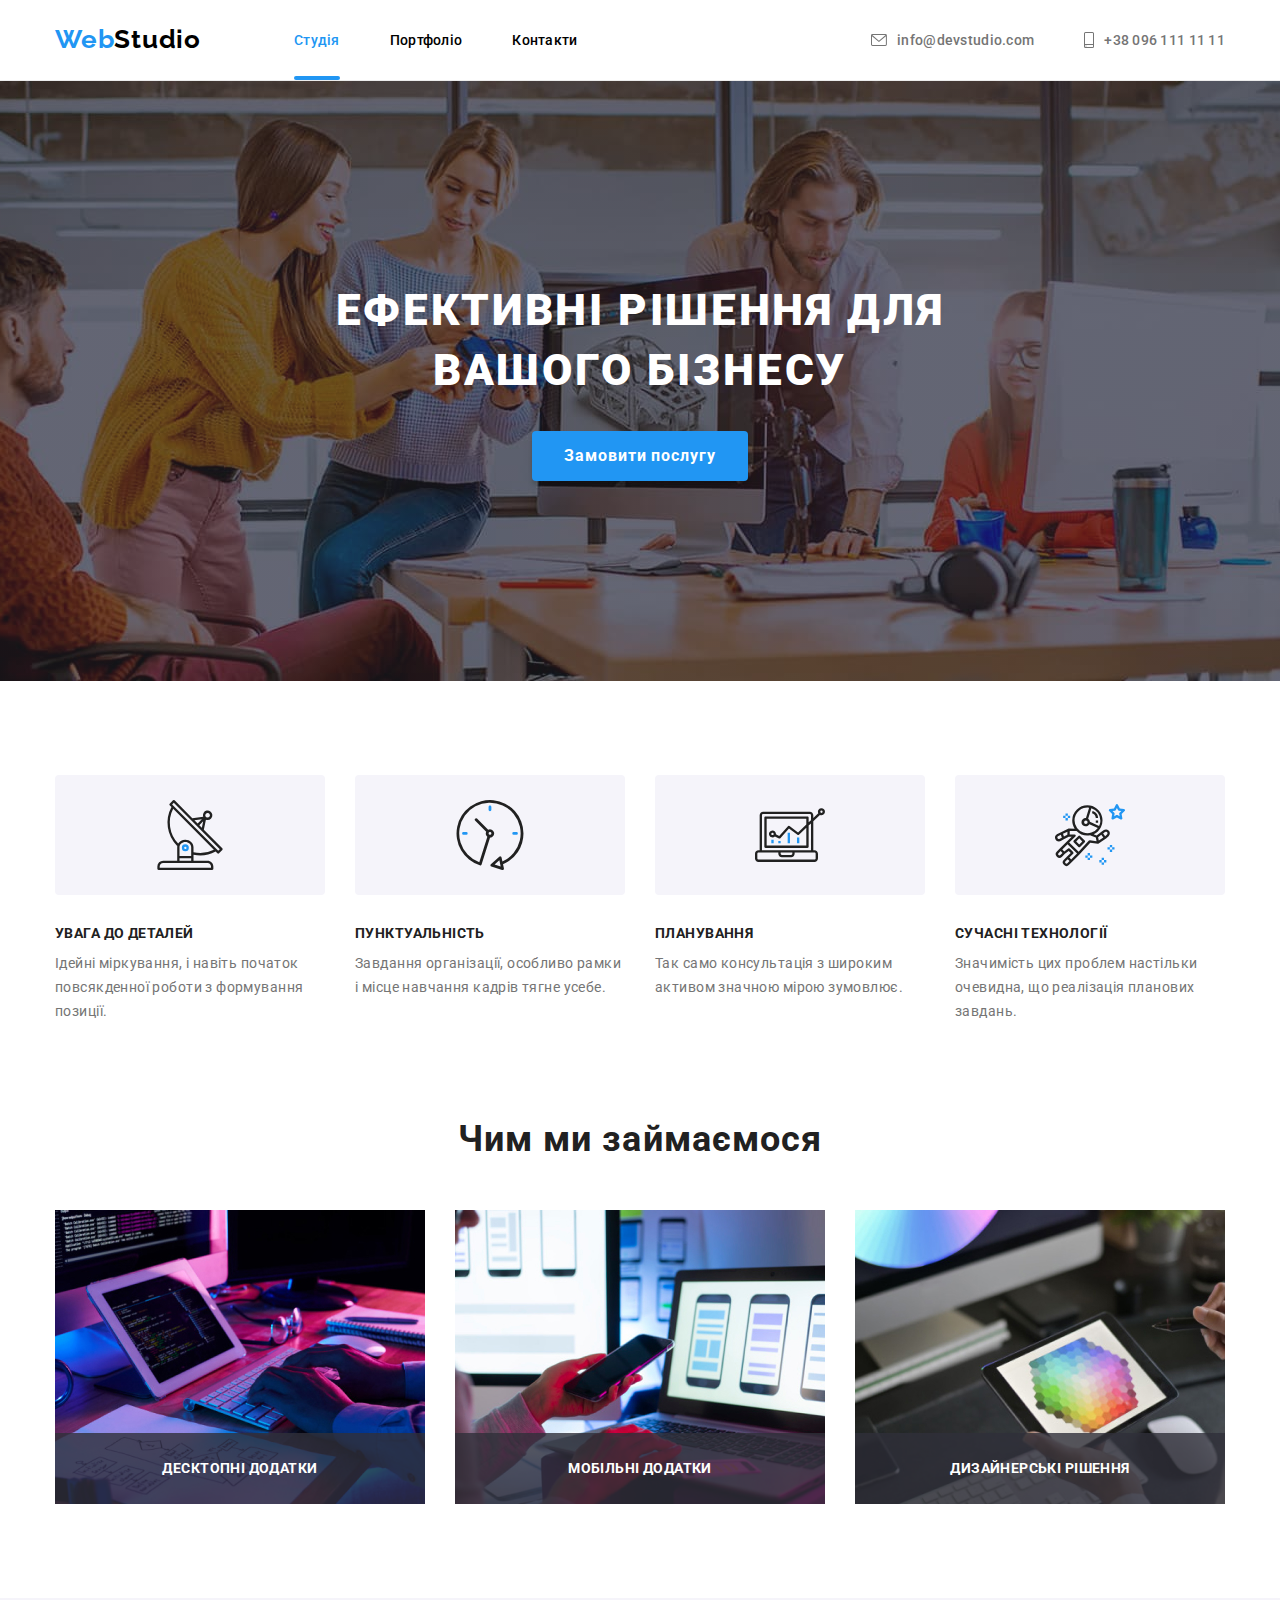
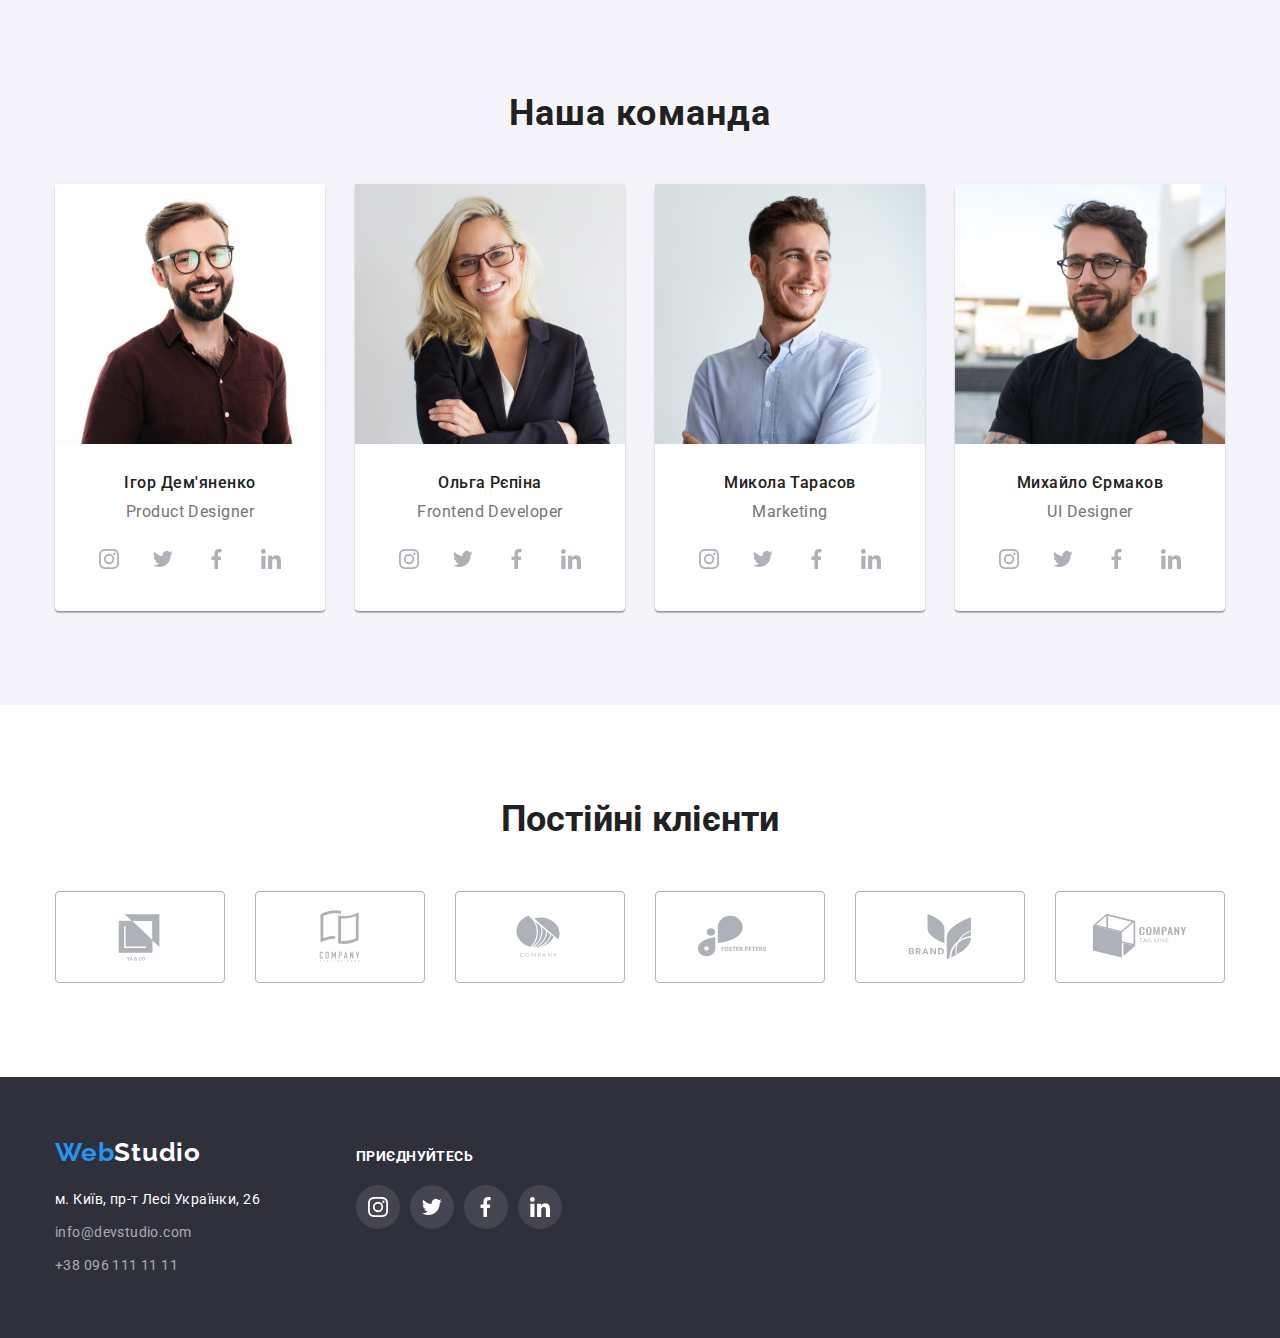
<file: index.html>
<!DOCTYPE html>
<html lang="uk">
  <head>
    <meta charset="UTF-8" />
    <meta http-equiv="X-UA-Compatible" content="IE=edge" />
    <meta name="viewport" content="width=device-width, initial-scale=1.0" />
    <link rel="preconnect" href="https://fonts.googleapis.com" />
    <link rel="preconnect" href="https://fonts.gstatic.com" crossorigin />
    <link
      href="https://fonts.googleapis.com/css2?family=Raleway:wght@700&family=Roboto:wght@400;500;700;900&display=swap"
      rel="stylesheet"
    />
    <title>Web Studio</title>

    <link
      rel="stylesheet"
      href="./modern-normalize-main/modern-normalize.css"
    />

    <link rel="stylesheet" href="./css/styles.css" />
  </head>

  <body>
    <!-- top line-->
    <header class="header">
      <div class="container posstion">
        <a class="logo" href="./index.html"
          ><span class="logo-part1">Web</span
          ><span class="logo-part2">Studio</span>
        </a>

        <nav class="nav-item">
          <ul class="nav-menu">
            <li class="nav-style">
              <a class="nav-text current" href="./index.html">Студія</a>
            </li>

            <li class="nav-style">
              <a class="nav-text" href="./portfolio.html">Портфоліо</a>
            </li>

            <li class="nav-style">
              <a class="nav-text" href="./contacts">Контакти</a>
            </li>
          </ul>
        </nav>

        <!-- contacts -->
        <ul class="contacts-item">
          <li class="contacts-list">
            <a class="contacts-mail" href="mailto:info@devstudio.com">
              <svg class="icon">
                <use href="./images/icons.svg#icon-envelope"></use>
              </svg>
              info@devstudio.com
            </a>
          </li>

          <li class="contacts-list">
            <a class="contacts-fone" href="tel:+380961111111">
              <svg class="icon-f">
                <use href="./images/icons.svg#icon-smartphone"></use>
              </svg>
              +38 096 111 11 11</a
            >
          </li>
        </ul>
      </div>
    </header>

    <!-- Main content-->
    <main>
      <!-- Hed -->
      <section class="hero section">
        <div class="container posstion-hero">
          <h1 class="header-h1">Ефективні рішення для вашого бізнесу</h1>

          <button class="btn" type="button" data-modal-open>
            Замовити послугу
          </button>
        </div>
      </section>

      <!-- Features -->
      <section class="features section">
        <div class="container">
          <h2 class="text-features">Особливості</h2>

          <ul class="features-list">
            <li class="features-item">
              <div class="icon-box-features">
                <svg class="features-icon">
                  <use href="./images/icons.svg#icon-antenna-1"></use>
                </svg>
              </div>

              <h3 class="features-header">УВАГА ДО ДЕТАЛЕЙ</h3>
              <p class="features-disc">
                Ідейні міркування, і навіть початок повсякденної роботи з
                формування позиції.
              </p>
            </li>

            <li class="features-item">
              <div class="icon-box-features">
                <svg class="features-icon">
                  <use href="./images/icons.svg#icon-clock-1"></use>
                </svg>
              </div>

              <h3 class="features-header">ПУНКТУАЛЬНІСТЬ</h3>
              <p class="features-disc">
                Завдання організації, особливо рамки і місце навчання кадрів
                тягне усебе.
              </p>
            </li>

            <li class="features-item">
              <div class="icon-box-features">
                <svg class="features-icon">
                  <use href="./images/icons.svg#icon-diagram-1"></use>
                </svg>
              </div>

              <h3 class="features-header">ПЛАНУВАННЯ</h3>
              <p class="features-disc">
                Так само консультація з широким активом значною мірою зумовлює.
              </p>
            </li>

            <li class="features-item">
              <div class="icon-box-features">
                <svg class="features-icon">
                  <use href="./images/icons.svg#icon-astronaut-1"></use>
                </svg>
              </div>

              <h3 class="features-header">СУЧАСНІ ТЕХНОЛОГІЇ</h3>
              <p class="features-disc">
                Значимість цих проблем настільки очевидна, що реалізація
                планових завдань.
              </p>
            </li>
          </ul>
        </div>
      </section>

      <!-- What do we do?-->
      <section class="what section section">
        <div class="container">
          <h2 class="what-header">Чим ми займаємося</h2>

          <ul class="what-list">
            <li class="img-label">
              <img
                width="370"
                src="images/img.jpg"
                alt="programer-working-his-desk-office"
              />
              <p class="label">Десктопні додатки</p>
            </li>

            <li class="img-label">
              <img
                width="370"
                src="images/img1.jpg"
                alt="web-ui-designers-are-developing-application-smartphones-team-creators-is-working-interface-mobile-phones"
              />
              <p class="label">Мобільні додатки</p>
            </li>

            <li class="img-label">
              <img
                width="370"
                src="images/img2.jpg"
                alt="creative-artist-web-design-with-working-colour-selection-graphic-tablet"
              />
              <label class="label">Дизайнерські рішення</label>
            </li>
          </ul>
        </div>
      </section>

      <!-- our team-->
      <section class="our-teams section">
        <div class="container">
          <h2 class="teams-header">Наша команда</h2>

          <ul class="team-list">
            <li class="list-item">
              <img width="270" src="images/f0img.jpg" alt="man" />
              <div class="team-wrapper">
                <h3 class="person-name">Ігор Дем'яненко</h3>
                <p class="tech">Product Designer</p>

                <div class="social-links">
                  <a class="link-social" href="https://www.instagram.com/">
                    <svg class="social-icon instagram">
                      <use href="./images/icons.svg#icon-instagram-2"></use>
                    </svg>
                  </a>

                  <a class="link-social" href="https://twitter.com">
                    <svg class="social-icon twiter">
                      <use href="./images/icons.svg#icon-twiter"></use>
                    </svg>
                  </a>

                  <a class="link-social" href="https://www.facebook.com">
                    <svg class="social-icon facebook">
                      <use href="./images/icons.svg#icon-facebook"></use>
                    </svg>
                  </a>

                  <a class="link-social" href="https://www.linkedin.com/">
                    <svg class="social-icon linkedin">
                      <use href="./images/icons.svg#icon-linkedin-1"></use>
                    </svg>
                  </a>
                </div>
              </div>
            </li>

            <li class="list-item">
              <img width="270" src="images/f1img.jpg" alt="woman" />
              <div class="team-wrapper">
                <h3 class="person-name">Ольга Рєпіна</h3>
                <p class="tech">Frontend Developer</p>

                <div class="social-links">
                  <a class="link-social" href="https://www.instagram.com/">
                    <svg class="social-icon instagram">
                      <use href="./images/icons.svg#icon-instagram-2"></use>
                    </svg>
                  </a>

                  <a class="link-social" href="https://twitter.com">
                    <svg class="social-icon twiter">
                      <use href="./images/icons.svg#icon-twiter"></use>
                    </svg>
                  </a>

                  <a class="link-social" href="https://www.facebook.com">
                    <svg class="social-icon facebook">
                      <use href="./images/icons.svg#icon-facebook"></use>
                    </svg>
                  </a>

                  <a class="link-social" href="https://www.linkedin.com/">
                    <svg class="social-icon linkedin">
                      <use href="./images/icons.svg#icon-linkedin-1"></use>
                    </svg>
                  </a>
                </div>
              </div>
            </li>

            <li class="list-item">
              <img width="270" src="images/f2img.jpg" alt="man" />
              <div class="team-wrapper">
                <h3 class="person-name">Микола Тарасов</h3>
                <p class="tech">Marketing</p>

                <div class="social-links">
                  <a class="link-social" href="https://www.instagram.com/">
                    <svg class="social-icon instagram">
                      <use href="./images/icons.svg#icon-instagram-2"></use>
                    </svg>
                  </a>

                  <a class="link-social" href="https://twitter.com">
                    <svg class="social-icon twiter">
                      <use href="./images/icons.svg#icon-twiter"></use>
                    </svg>
                  </a>

                  <a class="link-social" href="https://www.facebook.com">
                    <svg class="social-icon facebook">
                      <use href="./images/icons.svg#icon-facebook"></use>
                    </svg>
                  </a>

                  <a class="link-social" href="https://www.linkedin.com/">
                    <svg class="social-icon linkedin">
                      <use href="./images/icons.svg#icon-linkedin-1"></use>
                    </svg>
                  </a>
                </div>
              </div>
            </li>

            <li class="list-item">
              <img width="270" src="images/f3img.jpg" alt="man" />
              <div class="team-wrapper">
                <h3 class="person-name">Михайло Єрмаков</h3>
                <p class="tech">UI Designer</p>

                <div class="social-links">
                  <a class="link-social" href="https://www.instagram.com/">
                    <svg class="social-icon instagram">
                      <use href="./images/icons.svg#icon-instagram-2"></use>
                    </svg>
                  </a>

                  <a class="link-social" href="https://twitter.com">
                    <svg class="social-icon twiter">
                      <use href="./images/icons.svg#icon-twiter"></use>
                    </svg>
                  </a>

                  <a class="link-social" href="https://www.facebook.com">
                    <svg class="social-icon facebook">
                      <use href="./images/icons.svg#icon-facebook"></use>
                    </svg>
                  </a>

                  <a class="link-social" href="https://www.linkedin.com/">
                    <svg class="social-icon linkedin">
                      <use href="./images/icons.svg#icon-linkedin-1"></use>
                    </svg>
                  </a>
                </div>
              </div>
            </li>
          </ul>
        </div>
      </section>

      <section class="кegular-customers section">
        <div class="container">
          <h2 class="customers-header">Постійні клієнти</h2>
          <ul class="customers">
            <li class="client">
              <a class="client-website" href="">
                <svg class="client-icon">
                  <use href="./images/icons.svg#icon-Logo-0"></use>
                </svg>
              </a>
            </li>

            <li class="client">
              <a class="client-website" href="">
                <svg class="client-icon">
                  <use href="./images/icons.svg#icon-Logo-1"></use>
                </svg>
              </a>
            </li>

            <li class="client">
              <a class="client-website" href="">
                <svg class="client-icon">
                  <use href="./images/icons.svg#icon-Logo-2"></use>
                </svg>
              </a>
            </li>

            <li class="client">
              <a class="client-website" href="">
                <svg class="client-icon">
                  <use href="./images/icons.svg#icon-Logo-3"></use>
                </svg>
              </a>
            </li>
            <li class="client">
              <a class="client-website" href="">
                <svg class="client-icon">
                  <use href="./images/icons.svg#icon-Logo-4"></use>
                </svg>
              </a>
            </li>

            <li class="client">
              <a class="client-website" href="">
                <svg class="client-icon">
                  <use href="./images/icons.svg#icon-Logo-5"></use>
                </svg>
              </a>
            </li>
          </ul>
        </div>
      </section>
    </main>

    <footer class="footer">
      <div class="container footer-container">
        <div class="footer-items">
          <a class="logo-infoo" href="./index.html"
            ><span class="logo-f1">Web</span><span class="logo-f2">Studio</span>
          </a>

          <address class="link-addres">
            <a
              class="addres-com"
              href="https://www.google.com.ua/maps/@50.4265841,30.5361971,17z?hl=uk"
            >
              м. Київ, пр-т Лесі Українки, 26
            </a>
            <a class="contacts" href="mailto:info@devstudio.com"
              >info@devstudio.com</a
            >
            <a class="contacts" href="tel:+380961111111">+38 096 111 11 11</a>
          </address>
        </div>

        <div class="footers-social">
          <h2 class="social-header">приєднуйтесь</h2>

          <ul class="social-link">
            <li>
              <a class="link-social" href="https://www.instagram.com">
                <svg class="footer-icon instagram">
                  <use href="./images/icons.svg#icon-instagram-2"></use>
                </svg>
              </a>
            </li>
            <li>
              <a class="link-social" href="https://twitter.com">
                <svg class="footer-icon instagram">
                  <use href="./images/icons.svg#icon-twiter"></use>
                </svg>
              </a>
            </li>
            <li>
              <a class="link-social" href="https://www.facebook.com">
                <svg class="footer-icon instagram">
                  <use href="./images/icons.svg#icon-facebook"></use>
                </svg>
              </a>
            </li>
            <li>
              <a class="link-social" href="https://www.linkedin.com">
                <svg class="footer-icon instagram">
                  <use href="./images/icons.svg#icon-linkedin-1"></use>
                </svg>
              </a>
            </li>
          </ul>
        </div>
      </div>
    </footer>
    

    <div class="backdrop is-hidden" data-modal>
      <div class="modal">
        <button class="modal-button" data-modal-close>
          <svg class="modal-button-icon" width="18px" height="18px">
            <use href="./images/icons.svg#icon-close-black"></use>
          </svg>
        </button>
      </div>
    </div>
    <script src="./js/modal.js"></script>
  </body>
</html>

<!-- end -->
</file>
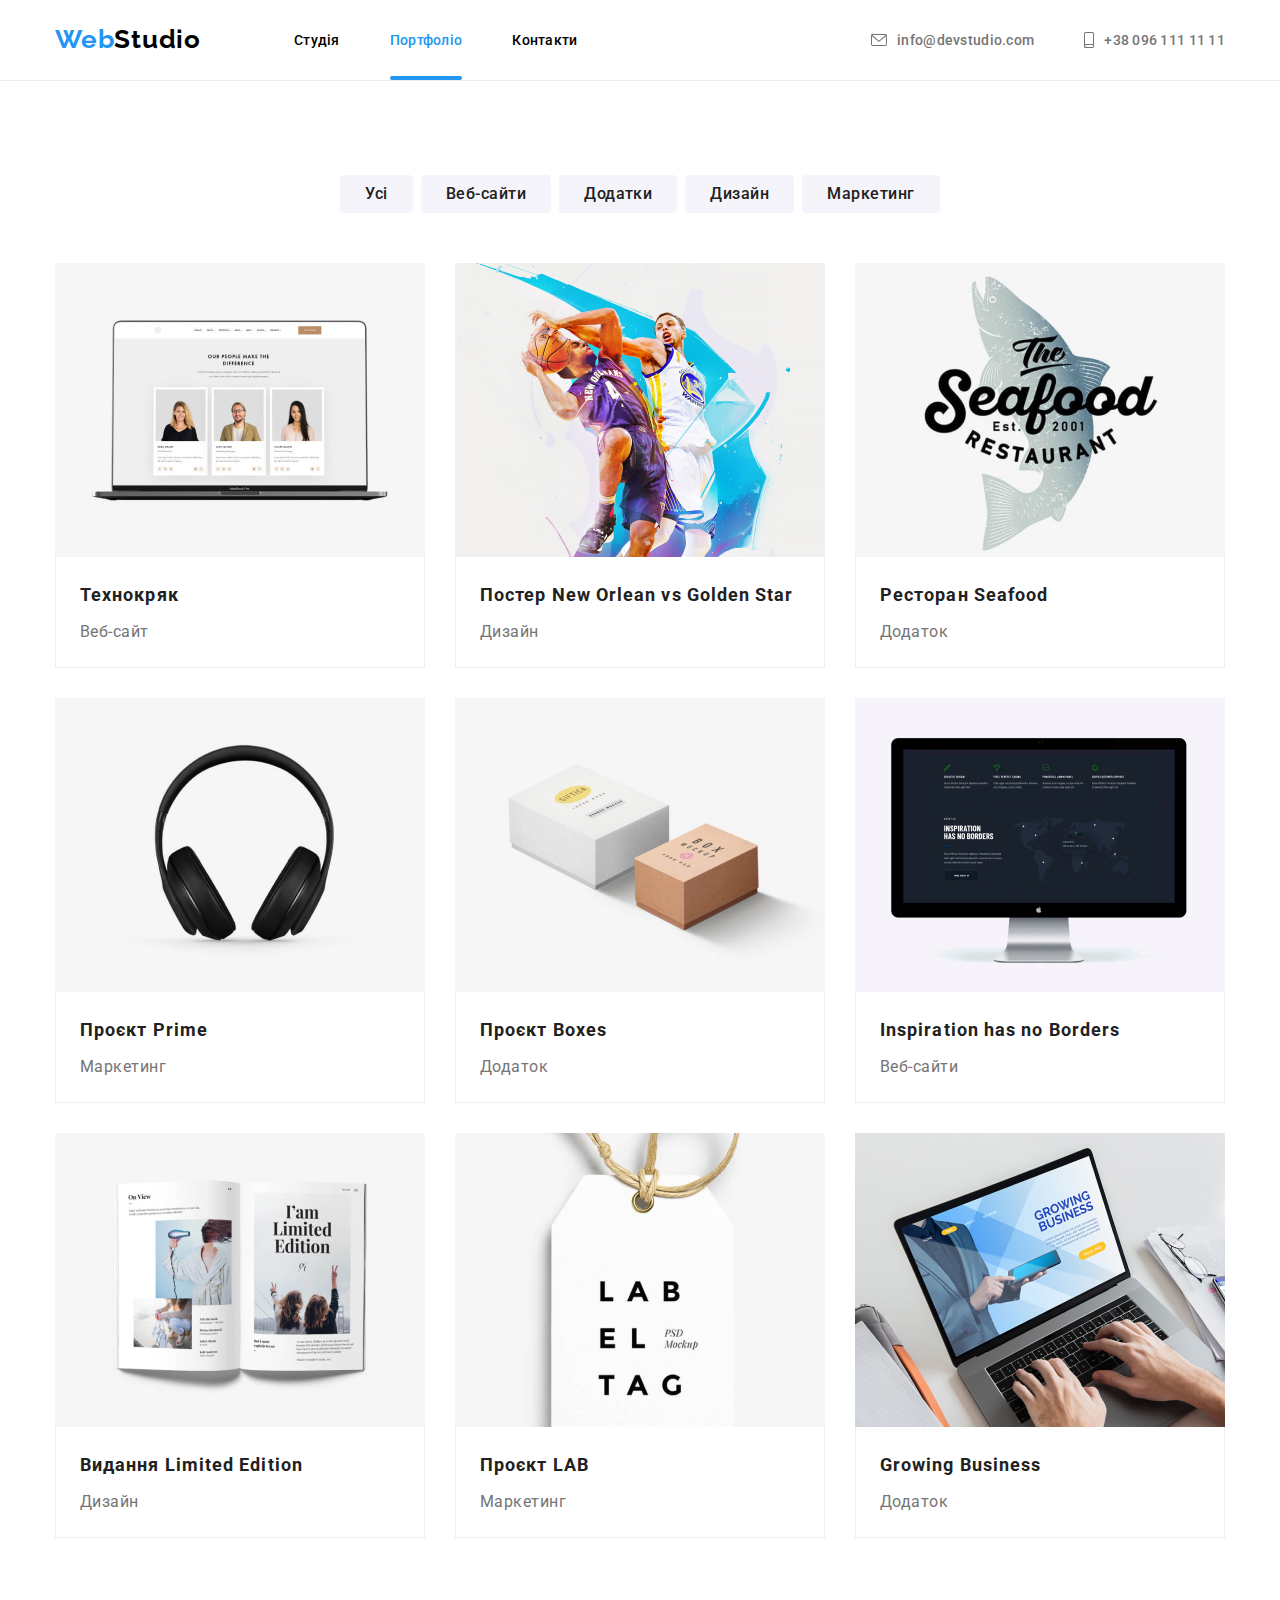
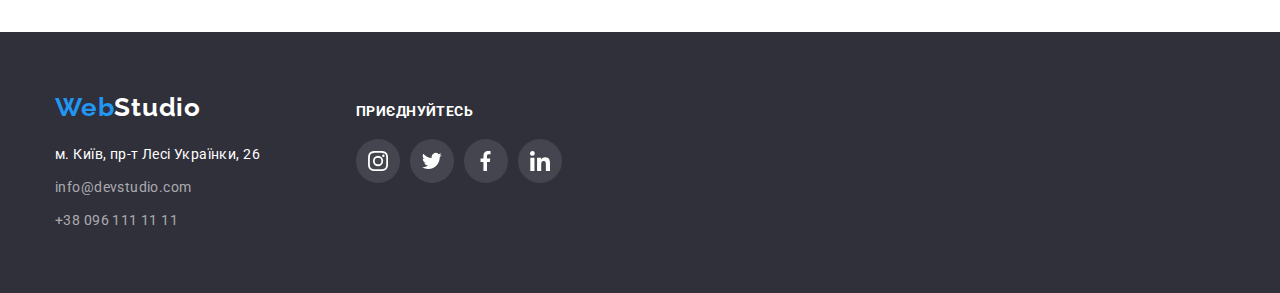
<file: portfolio.html>
<!DOCTYPE html>
<html lang="uk">
  <head>
    <meta charset="UTF-8" />
    <meta http-equiv="X-UA-Compatible" content="IE=edge" />
    <meta name="viewport" content="width=device-width, initial-scale=1.0" />
    <link rel="preconnect" href="https://fonts.googleapis.com" />
    <link rel="preconnect" href="https://fonts.gstatic.com" crossorigin />
    <link
      href="https://fonts.googleapis.com/css2?family=Raleway:wght@700&family=Roboto:wght@400;500;700;900&display=swap"
      rel="stylesheet"
    />
    <title>Web Studio</title>

    <link
      rel="stylesheet"
      href="./modern-normalize-main/modern-normalize.css"
    />

    <link rel="stylesheet" href="./css/styles.css" />
  </head>

  <body>
    <header class="header">
      <div class="container posstion">
        <a class="logo" href="./index.html"
          ><span class="logo-part1">Web</span
          ><span class="logo-part2">Studio</span>
        </a>

        <nav class="nav-item">
          <ul class="nav-menu">
            <li class="nav-style">
              <a class="nav-text" href="./index.html">Студія</a>
            </li>

            <li class="nav-style">
              <a class="nav-text current" href="./portfolio.html">Портфоліо</a>
            </li>

            <li class="nav-style">
              <a class="nav-text" href="./contacts">Контакти</a>
            </li>
          </ul>
        </nav>

        <!-- contacts -->
        <ul class="contacts-item">
          <li class="contacts-list">
            <a class="contacts-mail" href="mailto:info@devstudio.com">
              <svg class="icon">
                <use href="./images/icons.svg#icon-envelope"></use>
              </svg>
              info@devstudio.com
            </a>
          </li>

          <li class="contacts-list">
            <a class="contacts-fone" href="tel:+380961111111">
              <svg class="icon-f">
                <use href="./images/icons.svg#icon-smartphone"></use>
              </svg>
              +38 096 111 11 11</a
            >
          </li>
        </ul>
      </div>
    </header>

    <main>
      <section class="portfolio section">
        <div class="container">
          <!-- filter -->
          <h1 class="filter-heading">Фільтр</h1>

          <ul class="filter-buttons">
            <li class="filter-button">
              <button class="filter-btn" type="button">Усі</button>
            </li>

            <li class="filter-button">
              <button class="filter-btn" type="button">Веб-сайти</button>
            </li>

            <li class="filter-button">
              <button class="filter-btn" type="button">Додатки</button>
            </li>

            <li class="filter-button">
              <button class="filter-btn" type="button">Дизайн</button>
            </li>

            <li>
              <button class="filter-btn" type="button">Маркетинг</button>
            </li>
          </ul>

          <!-- Projects-->

          <ul class="project-items">

            
            <li class="project-item">
              <a class="project-link" href="">
                <div class="img-bloc">
                  <img
                    class="img"
                    src="./images/p1.jpg"
                    alt="Лептоп "
                    width="370"
                  />
                  <p class="overlay">
                    Ресурс пропонує комплексні пропозиції з різним рівнем
                    функціоналу та сервісів. Все це дозволить відвідувачу
                    отримати вичерпні відомості про компанію чи приватну особу.
                  </p>
                </div>

                <div class="project-border">
                  <h2 class="project-name">Технокряк</h2>
                  <p class="project-type">Веб-сайт</p>
                </div>
              </a>
            </li>

            <li class="project-item project-position">
              <a class="project-link" href="">
                <div class="img-bloc">
                  <img
                    class="img"
                    src="./images/p2.jpg"
                    alt="Дврє грають в баскетбол"
                    width="370"
                  />
                  <p class="overlay">
                    Ресурс пропонує комплексні пропозиції з різним рівнем
                    функціоналу та сервісів. Все це дозволить відвідувачу
                    отримати вичерпні відомості про компанію чи приватну особу.
                  </p>
                </div>

                <div class="project-border">
                  <h2 class="project-name">Постер New Orlean vs Golden Star</h2>
                  <p class="project-type">Дизайн</p>
                </div>
              </a>
            </li>

            <li class="project-item project-position">
              <a class="project-link" href="">
                <div class="img-bloc">
                  <img
                    class="img"
                    src="./images/p3.jpg"
                    alt="логотипe seafoot"
                    width="370"
                  />
                  <p class="overlay">
                    Ресурс пропонує комплексні пропозиції з різним рівнем
                    функціоналу та сервісів. Все це дозволить відвідувачу
                    отримати вичерпні відомості про компанію чи приватну особу.
                  </p>
                </div>

                <div class="project-border">
                  <h2 class="project-name">Ресторан Seafood</h2>
                  <p class="project-type">Додаток</p>
                </div>
              </a>
            </li>

            <li class="project-item project-position">
              <a class="project-link" href="">
                <div class="img-bloc">
                  <img
                    class="img"
                    src="./images/p4.jpg"
                    alt="Гарнітура"
                    width="370"
                  />
                  <p class="overlay">
                    Ресурс пропонує комплексні пропозиції з різним рівнем
                    функціоналу та сервісів. Все це дозволить відвідувачу
                    отримати вичерпні відомості про компанію чи приватну особу.
                  </p>
                </div>

                <div class="project-border">
                  <h2 class="project-name">Проєкт Prime</h2>
                  <p class="project-type">Маркетинг</p>
                </div>
              </a>
            </li>

            <li class="project-item project-position">
              <a class="project-link" href="">
                <div class="img-bloc">
                  <img
                    class="img"
                    src="./images/p5.jpg"
                    alt="Дві коробки"
                    width="370"
                  />
                  <p class="overlay">
                    Ресурс пропонує комплексні пропозиції з різним рівнем
                    функціоналу та сервісів. Все це дозволить відвідувачу
                    отримати вичерпні відомості про компанію чи приватну особу.
                  </p>
                </div>

                <div class="project-border">
                  <h2 class="project-name">Проєкт Boxes</h2>
                  <p class="project-type">Додаток</p>
                </div>
              </a>
            </li>

            <li class="project-item project-position">
              <a class="project-link" href="">
                <div class="img-bloc">
                  <img
                    class="img"
                    src="./images/p6.jpg"
                    alt="Дисплей"
                    width="370"
                  />
                  <p class="overlay">
                    Ресурс пропонує комплексні пропозиції з різним рівнем
                    функціоналу та сервісів. Все це дозволить відвідувачу
                    отримати вичерпні відомості про компанію чи приватну особу.
                  </p>
                </div>

                <div class="project-border">
                  <h2 class="project-name">Inspiration has no Borders</h2>
                  <p class="project-type">Веб-сайти</p>
                </div>
              </a>
            </li>

            <li class="project-item">
              <a class="project-link" href="">
                <div class="img-bloc">
                  <img
                    class="img"
                    src="./images/p7.jpg"
                    alt="Відкрита книга"
                    width="370"
                  />
                  <p class="overlay">
                    Ресурс пропонує комплексні пропозиції з різним рівнем
                    функціоналу та сервісів. Все це дозволить відвідувачу
                    отримати вичерпні відомості про компанію чи приватну особу.
                  </p>
                </div>

                <div class="project-border">
                  <h2 class="project-name">Видання Limited Edition</h2>
                  <p class="project-type">Дизайн</p>
                </div>
              </a>
            </li>

            <li class="project-item">
              <a class="project-link" href="">
                <div class="img-bloc">
                  <img
                    class="img"
                    src="./images/p8.jpg"
                    alt="Бірка"
                    width="370"
                  />
                  <p class="overlay">
                    Ресурс пропонує комплексні пропозиції з різним рівнем
                    функціоналу та сервісів. Все це дозволить відвідувачу
                    отримати вичерпні відомості про компанію чи приватну особу.
                  </p>
                </div>

                <div class="project-border">
                  <h2 class="project-name">Проєкт LAB</h2>
                  <p class="project-type">Маркетинг</p>
                </div>
              </a>
            </li>

            <li class="project-item">
              <a class="project-link" href="">
                <div class="img-bloc">
                  <img
                    class="img"
                    src="./images/p9.jpg"
                    alt="Хтось працює на лептопі"
                    width="370"
                  />

                  <p class="overlay">
                    Ресурс пропонує комплексні пропозиції з різним рівнем
                    функціоналу та сервісів. Все це дозволить відвідувачу
                    отримати вичерпні відомості про компанію чи приватну особу.
                  </p>
                </div>

                <div class="project-border">
                  <h2 class="project-name">Growing Business</h2>
                  <p class="project-type">Додаток</p>
                </div>
              </a>
            </li>
          </ul>
        </div>
      </section>
    </main>

    <footer class="footer">
      <div class="container footer-container">
        <div class="footer-items">
          <a class="logo-infoo" href="./index.html"
            ><span class="logo-f1">Web</span><span class="logo-f2">Studio</span>
          </a>

          <address class="link-addres">
            <a
              class="addres-com"
              href="https://www.google.com.ua/maps/@50.4265841,30.5361971,17z?hl=uk"
            >
              м. Київ, пр-т Лесі Українки, 26
            </a>
            <a class="contacts" href="mailto:info@devstudio.com"
              >info@devstudio.com</a
            >
            <a class="contacts" href="tel:+380961111111">+38 096 111 11 11</a>
          </address>
        </div>

        <div class="footers-social">
          <h2 class="social-header">приєднуйтесь</h2>

          <ul class="social-link">
            <li>
              <a class="link-social" href="https://www.instagram.com/">
                <svg class="footer-icon instagram">
                  <use href="./images/icons.svg#icon-instagram-2"></use>
                </svg>
              </a>
            </li>
            <li>
              <a class="link-social" href="https://www.instagram.com/">
                <svg class="footer-icon instagram">
                  <use href="./images/icons.svg#icon-twiter"></use>
                </svg>
              </a>
            </li>
            <li>
              <a class="link-social" href="https://www.instagram.com/">
                <svg class="footer-icon instagram">
                  <use href="./images/icons.svg#icon-facebook"></use>
                </svg>
              </a>
            </li>
            <li>
              <a class="link-social" href="https://www.instagram.com/">
                <svg class="footer-icon instagram">
                  <use href="./images/icons.svg#icon-linkedin-1"></use>
                </svg>
              </a>
            </li>
          </ul>
        </div>
      </div>
    </footer>
  </body>
</html>

<!-- end -->
</file>
<file: css/styles.css>
:root {
  --brand-color--: #2196f3;
  --main-color--: #ffffff;
  --description-color--: #757575;
  --backgrs-color--: #2f303a;
  --header-color--: #212121;
  --bleack-color--: #000000;
  --back-color--: #f5f4fa;
  --icon-client: #afb1b8;
  --timing: 250ms;
}

img {
  display: block;
}

body {
  font-family: "Roboto", sans-serif;
}

h1,
h2,
h3,
h4,
h5,
h6,
p {
  margin: 0;
}

ul {
  margin: 0;
  padding: 0;
  list-style: none;
}

a {
  text-decoration: none;
}

.section {
  padding: 94px 0px;
}

.container {
  margin: 0 auto;
  width: 1200px;
  padding: 0 15px;
}

/* %%%% Header %%%%%%%%%%%%%%%%%%%%%%%%%%%%%%%%%%%%%%%%%%%%%%%%%%%%% */
  .header {
    margin: 0 auto;
    border-bottom-width: 1px;
    border-bottom-style: solid;
    border-bottom-color: #ececec;
  }

  .posstion {
    display: flex;
    align-items: center;
  }

  .logo {
    font-family: Raleway;
    font-size: 26px;
    font-weight: 700;
    line-height: 1.38;
    letter-spacing: 0.03em;
    text-decoration: none;
  }

  .logo-part1 {
    color: var(--brand-color--);
  }

  .logo-part2 {
    color: var(--bleack-color--);
  }

  .nav-item {
    display: flex;
    margin-left: 93px;
  }

  .nav-menu {
    display: flex;
    gap: 50px;
    align-items: center;
    justify-content: space-between;
  }

  .nav-style {
    list-style: none;
    position: relative;
  }

  .nav-text {
    display: block;
    padding: 32px 0px;
    font-size: 14px;
    font-weight: 500;
    line-height: 1.172;
    letter-spacing: 0.02em;
    color: var(--bleack-color--);
    text-decoration: none;
    transition-property: background-color, color;
    transition-timing-function: cubic-bezier(0.4, 0, 0.2, 1);
    transition-duration: var(--timing);
  }

  .nav-text:hover,
  .nav-text:focus {
    color: var(--brand-color--);
  }

  .nav-text.current {
    color: var(--brand-color--);
  }

  .nav-text::after {
    content: "";
    position: absolute;
    bottom: 0;
    left: 0;
    display: block;
    width: 100%;
    height: 4px;
    border-radius: 4px;
    background-color: var(--brand-color--);
    opacity: 0;
    transition-property: opacity, color;
    transition-timing-function: cubic-bezier(0.4, 0, 0.2, 1);
    transition-duration: var(--timing);
  }

  .nav-text.current::after {
    opacity: 1;
  }

  .nav-text:hover::after,
  .nav-text:focus::after {
    opacity: 1;
  }

  .contacts-item {
    display: flex;
    margin-left: auto;
    gap: 50px;
  }

  .contacts-list {
    list-style: none;
    display: flex;
  }

  .contacts-mail {
    font-size: 14px;
    font-weight: 500;
    line-height: 1.172;
    letter-spacing: 0.02em;
    text-decoration: none;
    color: var(--description-color--);
    padding: 32px 0;
    display: flex;
    align-items: center;
    transition-property: color, fill;
    transition-timing-function: cubic-bezier(0.4, 0, 0.2, 1);
    transition-duration: var(--timing);
  }

  .icon {
    width: 16px;
    height: 12px;
    margin-right: 10px;
    fill: var(--description-color--);
    transition-property: color, fill;
    transition-timing-function: cubic-bezier(0.4, 0, 0.2, 1);
    transition-duration: var(--timing);
  }

  .contacts-mail:hover .icon,
  .contacts-mail:focus .icon {
    fill: var(--brand-color--);
  }

  .contacts-fone {
    font-size: 14px;
    font-weight: 500;
    line-height: 1.17;
    letter-spacing: 0.02em;
    text-decoration: none;
    color: var(--description-color--);
    padding: 32px 0;
    display: flex;
    align-items: center;
    transition-property: color;
    transition-timing-function: cubic-bezier(0.4, 0, 0.2, 1);
    transition-duration: var(--timing);
  }

  .icon-f {
    width: 10px;
    height: 16px;
    margin-right: 10px;
    fill: var(--description-color--);
  }

  .contacts-fone:focus .icon-f,
  .contacts-fone:hover .icon-f {
    fill: var(--brand-color--);
  }

  .contacts-mail:hover,
  .contacts-mail:focus,
  .contacts-fone:hover,
  .contacts-fone:focus {
    color: var(--brand-color--);
  }
/* %%%% Header end %%%%%%%%%%%%%%%%%%%%%%%%%%%%%%%%%%%%%%%%%%%%%%%%%%*/

/* %%%% MAIN content %%%%%%%%%%%%%%%%%%%%%%%%%%%%%%%%%%%%%%%%%%%%%%%%*/
  /* %%%% portfolio section %%%%%%%%%%%%%%%%%%%%%%%%%%%%%%%%%%%%%%%% */
  .hero {
    padding: 200px 0;
    margin: 0 auto;
    max-width: 1600px;
    height: 600px;
    background-color: var(--backgrs-color--);
    background-image: linear-gradient(
      to right,
      rgb(47, 48, 58, 0.4),
      rgb(47, 48, 58, 0.4)),
      url(../images/back1.jpg);
    background-repeat: no-repeat;
    background-position: center;
    background-size: cover;
  }

  .header-h1 {
    font-size: 44px;
    font-weight: 900;
    line-height: 1.36;
    letter-spacing: 0.06em;
    text-align: center;
    color: var(--main-color--);
    text-transform: uppercase;
    width: 696px;
    margin: 0 auto;
    margin-bottom: 30px;
  }

.btn-pos {
  display: flex;
}

.btn {
  color: var(--main-color--);
  font-size: 16px;
  font-weight: 700;
  line-height: 1.87;
  letter-spacing: 0.06em;
  margin: 0 auto;
  border-radius: 4px;
  border: none;
  display: block;
  padding: 10px 32px;
  background-color: var(--brand-color--);
  box-shadow: 0 4px 4px 0 rgba(0, 0, 0, 0.15);
  transition-property: background-color;
  transition-duration: var(--timing);
  transition-timing-function: cubic-bezier(0.4, 0, 0.2, 1);
}

.btn,
.filter-btn {
  cursor: pointer;
}

.btn:hover,
.btn:focus {
  background-color: #188ce8;
}

/*Features*/

.features {
  padding-bottom: 0px;
}

.text-features {
  visibility: hidden;
  height: 0;
}

.features-list {
  list-style: none;
  padding: 0;
  display: flex;
  justify-content: space-between;
}

.features-item {
  width: 270px;
}

.features-icon {
  width: 70px;
  height: 70px;
}

.icon-box-features {
  background-color: var(--back-color--);
  border-radius: 4px;
  height: 120px;
  margin-bottom: 30px;
  display: flex;
  align-items: center;
  justify-content: center;
}

.features-header {
  font-size: 14px;
  font-weight: 700;
  line-height: 1.17;
  letter-spacing: 0.03em;

  color: var(--header-color--);
  margin-bottom: 10px;
}

.features-disc {
  color: var(--description-color--);
  font-size: 14px;
  line-height: 1.71;
  letter-spacing: 0.03em;
}

/* What do we do? */
.what {
  margin: 0 auto;
}

.what-header {
  color: var(--header-color--);
  font-size: 36px;
  font-weight: 700;
  line-height: 1.17;
  letter-spacing: 0.03em;
  text-align: center;
  margin-bottom: 50px;
}

.what-list {
  padding: 0px;
  list-style: none;
  display: flex;
  justify-content: space-between;
  padding-top: 0px;
}

.img-label {
  position: relative;
}

.label {
  display: block;
  width: 100%;
  font-size: 14px;
  text-transform: uppercase;
  font-weight: 700;
  line-height: 1.17;
  text-align: center;
  letter-spacing: 00.03em;
  background-color: rgba(47, 48, 58, 0.8);
  color: var(--main-color--);
  padding: 27px 0px;
  position: absolute;
  left: 0;
  bottom: 0;
}

/* our-teams */

.our-teams {
  background-color: var(--back-color--);
  margin: 0 auto;
}

.teams-header {
  font-size: 36px;
  font-weight: 700;
  line-height: 1.17;
  letter-spacing: 0.03em;
  text-align: center;
  color: var(--header-color--);
  margin-bottom: 50px;
}

.team-list {
  list-style: none;
  padding: 0;
  display: flex;
  justify-content: space-between;
}

.person-name {
  color: var(--header-color--);
  font-size: 16px;
  font-weight: 500;
  line-height: 1.171;
  letter-spacing: 0.03em;
  text-align: center;
}

.list-item {
  width: 270px;
  border-radius: 4px;
  background: #ffffff;
  display: block;
  box-shadow: 0px 2px 1px 0px rgba(0, 0, 0, 0.2),
    0px 1px 1px 0px rgba(0, 0, 0, 0.14), 0px 1px 3px 0px rgba(0, 0, 0, 0.12);
}

.team-wrapper {
  padding: 30px 0;
}

.tech {
  color: var(--description-color--);
  font-size: 16px;
  line-height: 1.18;
  letter-spacing: 0.03em;
  text-align: center;
  margin-top: 10px;
}

.social-links {
  display: flex;
  justify-content: center;
  gap: 10px;
  height: 44px;
  padding-left: 32px;
  padding-right: 32px;
  margin-top: 16px;
  cursor: pointer;
}

.link-social {
  display: flex;
  width: 44px;
  height: 44px;
  align-items: center;
  justify-content: center;
  border-radius: 50%;
  transition-property: background-color;
  transition-duration: var(--timing);
  transition-timing-function: cubic-bezier(0.4, 0, 0.2, 1);
}


.social-icon {
  width: 20px;
  height: 20px;
  fill: var(--icon-client);
  transition-property: fill;
  transition-duration: var(--timing);
  transition-timing-function: cubic-bezier(0.4, 0, 0.2, 1);
}

.link-social:hover,
.link-social:focus {
  background-color: var(--brand-color--);
}

.link-social:hover .social-icon,
.link-social:focus .social-icon {
  fill: var(--main-color--);
}

/* customers */

.кegular-customers {
  margin: 0 auto;
}

.customers-header {
  font-size: 36px;
  line-height: 1.16;
  color: var(--header-color--);
  text-align: center;
  margin-bottom: 50px;
}

.customers {
  display: flex;
  gap: 30px;
}

.client {
  width: 170px;
  height: 92px;
}

.client-website {
  display: flex;
  align-items: center;
  justify-content: center;
  width: 100%;
  height: 100%;
  border: 1px solid var(--icon-client);
  border-radius: 4px;
  transition-property: border;
  transition-duration: var(--timing);
  transition-timing-function: cubic-bezier(0.4, 0, 0.2, 1);
}

.client-icon {
  width: 106px;
  height: 60px;
  fill: var(--icon-client);
  transition-property:  fill;
  transition-duration: var(--timing);
  transition-timing-function: cubic-bezier(0.4, 0, 0.2, 1);
}

.client-website:hover,
.client-website:focus {
  border-color: var(--brand-color--);
  fill: currentColor;
}

.client-website:hover .client-icon,
.client-website:focus .client-icon {
  fill: var(--brand-color--);
}

/* footer */
.footer {
  background-color: var(--backgrs-color--);
  margin: 0 auto;
  padding: 60px 0px;
}

.footer-container {
  display: flex;
  align-items: baseline;
}

.logo-infoo {
  font-family: Raleway;
  font-size: 26px;
  font-weight: 700;
  line-height: 1.192;
  letter-spacing: 0.03em;
  text-decoration: none;
}

.logo-f1 {
  color: var(--brand-color--);
}

.logo-f2 {
  color: var(--main-color--);
}

.link-addres {
  font-style: normal;
  display: flex;
  flex-direction: column;
  gap: 9px;
  margin-top: 20px;
  position: relative;
  
}

.addres-com {
  color: var(--main-color--);
  font-size: 14px;
  line-height: 1.71;
  letter-spacing: 0.03em;
  text-decoration: none;
  width: 231px;
  transition-property: color;
  transition-timing-function: cubic-bezier(0.4, 0, 0.2, 1);
  transition-duration: var(--timing);
}

.contacts {
  font-size: 14px;
  line-height: 1.71;
  letter-spacing: 0.03em;
  text-decoration: none;
  color: #ffffff99;
  transition-property: color;
  transition-timing-function: cubic-bezier(0.4, 0, 0.2, 1);
  transition-duration: var(--timing);
}

.addres-com:hover,
.addres-com:focus,
.contacts:hover,
.contacts:focus {
  color: var(--brand-color--);
}

.footers-social {
  margin-left: 70px;
}

.social-header {
  font-size: 14px;
  line-height: 1.17;
  color: var(--main-color--);
  letter-spacing: 0.03em;
  text-transform: uppercase;
}

.social-link {
  display: flex;
  margin-top: 20px;
  gap: 10px;
}

.link-social {
  background-color: rgba(255, 255, 255, 0.1);
}

.footer-icon {
  fill: #fff;
  width: 20px;
  height: 20px;
}

/* portfolio */
.portfolio {
  margin: 0 auto;
}

.filter-heading {
  visibility: hidden;
  height: 0;
}

.filter-buttons,
.project-items {
  list-style: none;
  padding: 0px;
}

.filter-buttons {
  display: flex;
  justify-content: center;
  margin-bottom: 50px;
}

.filter-button {
  margin-right: 8px;
}

.filter-btn {
  background-color: var(--back-color--);
  font-size: 16px;
  font-weight: 500;
  line-height: 1.62;
  letter-spacing: 0.03em;
  text-align: center;
  color: var(--header-color--);
  border: none;
  border-radius: 4px;
  padding: 6px 25px;
  transition-property: background-color, box-shadow, color;
  transition-duration: var(--timing);
  transition-timing-function: cubic-bezier(0.4, 0, 0.2, 1);
}

.filter-btn:hover,
.filter-btn:focus {
  background-color: var(--brand-color--);
  color: var(--main-color--);
  box-shadow: 0px 3px 1px rgba(0, 0, 0, 0.1), 0px 1px 2px rgba(0, 0, 0, 0.08), 0px 2px 2px rgba(0, 0, 0, 0.12);
  border-radius: 4px;
}

.project-items {
  display: flex;
  flex-wrap: wrap;
  gap: 30px;
  
}

.project-link{
  display: block;
}


.project-item {
  width: 370px;
}

.img-bloc {
  position: relative;
  overflow: hidden;
}

.overlay {
  position: absolute;
  left: 0;
  bottom: 0;
  width: 100%;
  height: 100%;
  background-color: rgba(33, 150, 243, 0.9);
  padding: 63px 24px;
  font-size: 18px;
  line-height: 1.56;
  letter-spacing: 0.03em;
  color: var(--main-color--);
  transform: translateY(100%);
  transition-property: transform, color;
  transition-duration: var(--timing);
}

.project-link:hover,
.project-link:focus {
 box-shadow: 1px 4px 6px 0px rgba(0, 0, 0, 0.16),
  0 4px 4px 0 rgba(0, 0, 0, 0.06), 0 1px 1px 0 rgba(0, 0, 0, 0.12);
}

.project-link:hover .overlay,
.project-link:focus .overlay{
  transform: translateY(0);
}

.project-border {
  border: 1px solid #eeeeee;
  border-top: none;
  padding: 20px 24px;
  
}

.project-name {
  font-size: 18px;
  font-weight: 700;
  line-height: 2;
  letter-spacing: 0.06em;
  color: var(--header-color--);
}

.project-type {
  font-size: 16px;
  line-height: 1.87;
  letter-spacing: 0.03em;
  color: var(--description-color--);
  margin-top: 4px;
}

/* modal section */

.backdrop {
  position: fixed;
  top: 0;
  left: 0;
  width: 100%;
  height: 100%;
  background-color: rgba(0, 0, 0, 0.2);
  border-radius: 4px;
  transition-property: scale;
  opacity: 1;
  transition: transform 400ms ease-in-out 200ms, opacity 400ms ease-in-out 200ms;
  z-index: 10;
}

.backdrop.is-hidden {
  pointer-events: none;
  visibility: hidden;
  opacity: 0;
}

.backdrop.is-hidden.modal {
  position: relative;
}

.modal {
  position: absolute;
  top: 50%;
  left: 50%;
  transform: translateX(-50%) translateY(-50%);
  width: 528px;
  height: 581px;
  background-color: var(--main-color--);
  border-radius: 1px;
}

.modal-button {
  padding: 0;
  position: absolute;
  top: 8px;
  right: 8px;

  width: 30px;
  height: 30px;
  display: flex;
  align-items: center;
  justify-content: center;
  border-radius: 50%;
  border: 1px solid rgba(0, 0, 0, 0.1);
  background-color: transparent;
  cursor: pointer;
}

.modal-button-icon {
  

}
</file>
